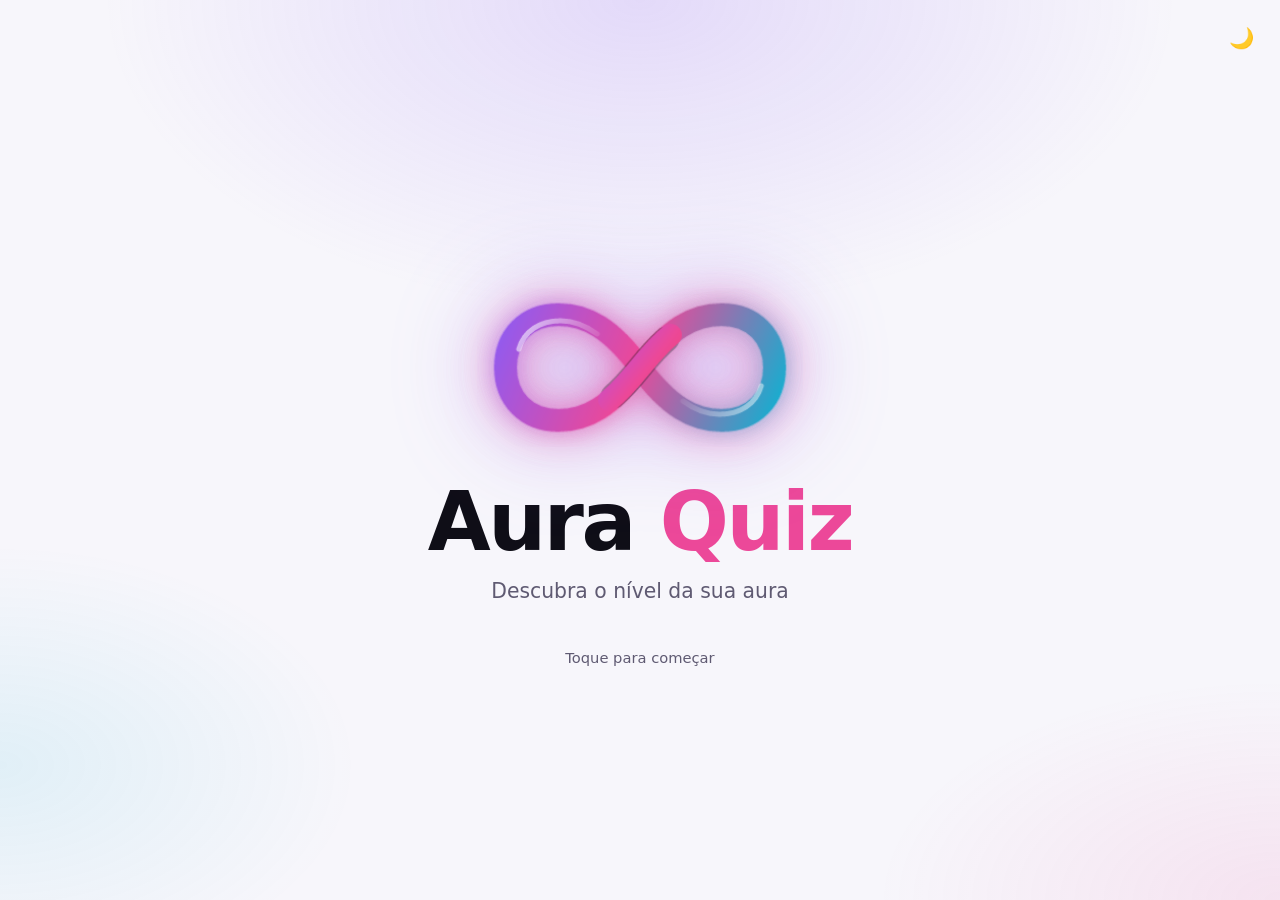
<file: index.html>
<!doctype html>
<html lang="pt-BR">
  <head>
    <meta charset="utf-8" />
    <meta name="viewport" content="width=device-width, initial-scale=1, viewport-fit=cover" />
    <title>Aura Quiz</title>
    <meta name="description" content="Responda 10 perguntas + 1 bônus e descubra o nível da sua aura!" />

    <!-- Cor da barra do navegador no celular -->
    <meta name="theme-color" content="#f7f6fb" media="(prefers-color-scheme: light)" />
    <meta name="theme-color" content="#0f0e17" media="(prefers-color-scheme: dark)" />

    <!-- PWA: permite instalar o app na tela inicial -->
    <link rel="manifest" href="manifest.webmanifest" />
    <link rel="icon" href="assets/icons/favicon-64.png" type="image/png" />
    <link rel="preload" href="assets/brand/simbolo.png" as="image" />
    <link rel="apple-touch-icon" href="assets/icons/icon-180.png" />
    <meta name="apple-mobile-web-app-capable" content="yes" />
    <meta name="apple-mobile-web-app-title" content="Aura Quiz" />

    <!-- Design system: tokens → base → componentes -->
    <link rel="stylesheet" href="src/styles/tokens.css" />
    <link rel="stylesheet" href="src/styles/base.css" />
    <link rel="stylesheet" href="src/styles/components.css" />

    <script type="module" src="src/main.js"></script>
  </head>
  <body>
    <main id="app">
      <noscript>
        <p>O Aura Quiz precisa do JavaScript ligado para funcionar.</p>
      </noscript>
    </main>

    <!-- Se o arquivo for aberto direto (dois cliques no index.html), avisa como abrir certo. -->
    <script>
      if (location.protocol === 'file:') {
        document.getElementById('app').innerHTML =
          '<div class="card pilha" style="max-width:34rem">' +
          '<h2 class="card__titulo">Quase lá! 🚀</h2>' +
          '<p class="texto-suave">Navegadores bloqueiam apps abertos direto do arquivo. ' +
          'Feche esta aba e dê dois cliques em <strong>iniciar.bat</strong>, na pasta do projeto.</p>' +
          '</div>';
      }
    </script>
  </body>
</html>
</file>
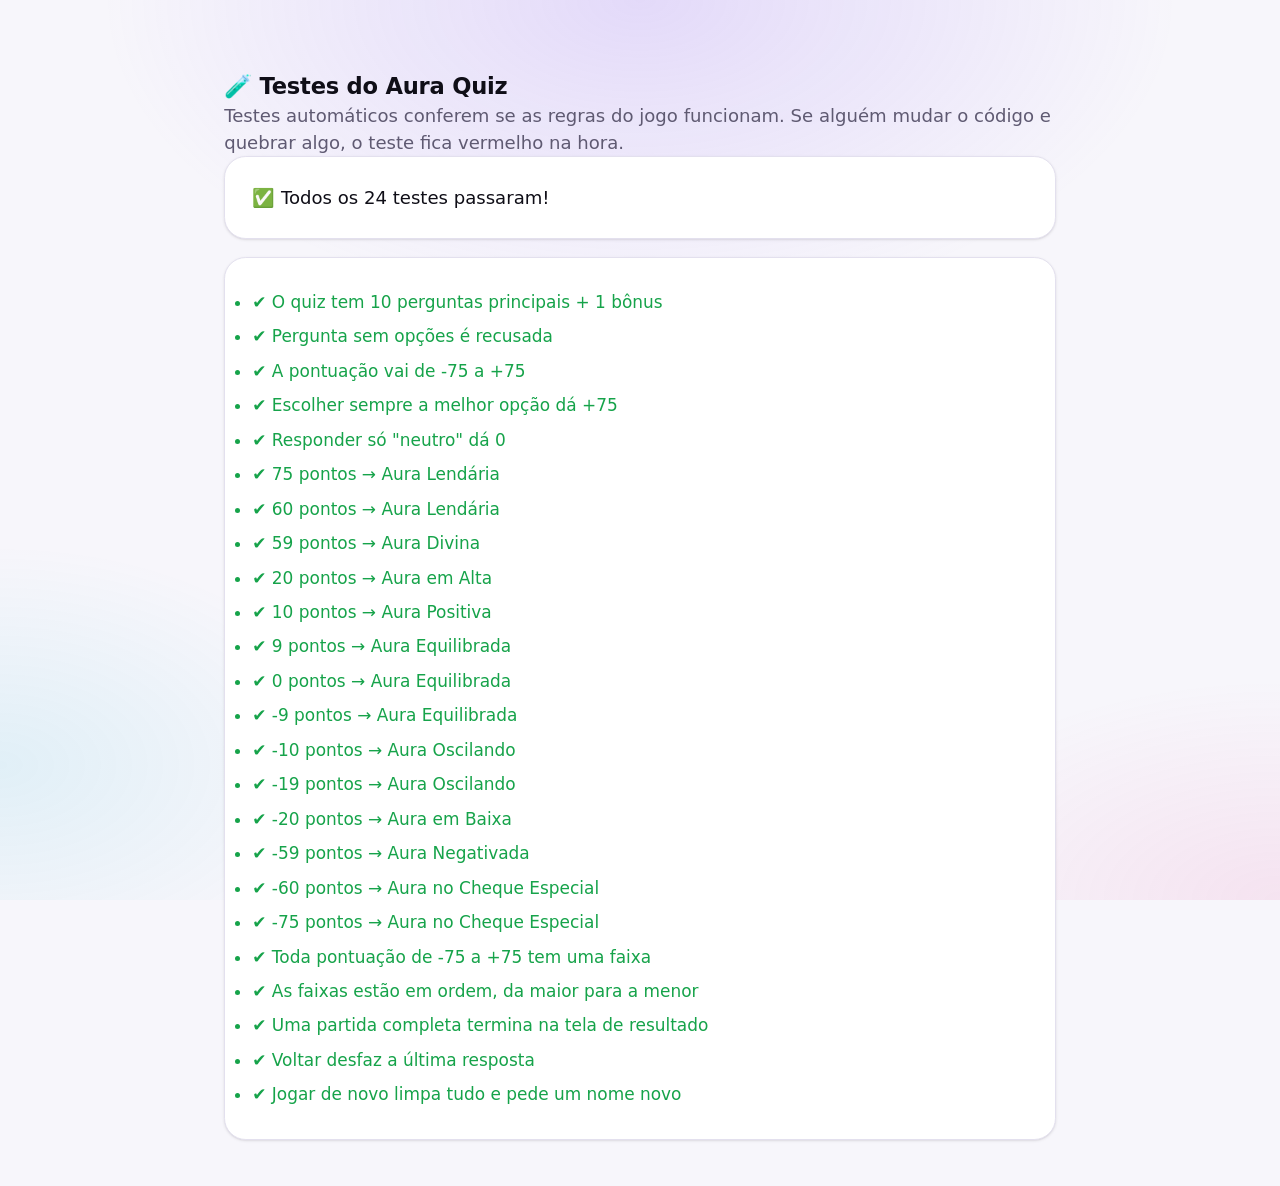
<file: testes/index.html>
<!doctype html>
<html lang="pt-BR">
  <head>
    <meta charset="utf-8" />
    <meta name="viewport" content="width=device-width, initial-scale=1" />
    <title>Testes do Aura Quiz</title>
    <link rel="stylesheet" href="../src/styles/tokens.css" />
    <link rel="stylesheet" href="../src/styles/base.css" />
    <link rel="stylesheet" href="../src/styles/components.css" />
    <style>
      #app { display: block; max-width: 48rem; margin: 0 auto; }
      li { padding: 0.25rem 0; font-size: 0.9375rem; }
      .ok { color: #16a34a; }
      .erro { color: #dc2626; font-weight: 600; }
    </style>
  </head>
  <body>
    <main id="app" class="pilha">
      <h1 class="card__titulo">🧪 Testes do Aura Quiz</h1>
      <p class="texto-suave">
        Testes automáticos conferem se as regras do jogo funcionam. Se alguém mudar o código e quebrar algo,
        o teste fica vermelho na hora.
      </p>
      <p id="resumo" class="card"></p>
      <ul id="lista" class="card"></ul>
    </main>
    <script type="module" src="./testes.js"></script>
  </body>
</html>
</file>
<file: src/styles/tokens.css>
/**
 * DESIGN TOKENS
 * -------------
 * Tokens são as "decisões de design" guardadas em variáveis:
 * cores, cantos, sombras, fontes...
 * Os componentes NUNCA usam cores soltas: sempre usam um token.
 * Assim, para mudar o visual do app inteiro, basta mudar aqui.
 *
 * Os nomes seguem o padrão do shadcn/ui; os valores vêm da
 * Identidade Visual do Aura Quiz:
 *
 *   Roxo Aura      #8B5CF6  → cor principal
 *   Rosa Elétrico  #EC4899  → destaque / divertido
 *   Azul Cósmico   #06B6D4  → secundária
 *   Gradiente Aura (infinito): roxo → rosa → azul
 *   Fundo #0F0E17 · Card #1E1B29 · Texto #FFFFFF
 */

:root {
  /* ---------- Cores da marca (iguais nos dois temas) ---------- */
  --roxo-aura: #8b5cf6;
  --rosa-eletrico: #ec4899;
  --azul-cosmico: #06b6d4;

  --gradiente-aura: linear-gradient(90deg, var(--roxo-aura), var(--rosa-eletrico) 55%, var(--azul-cosmico));
  /* Versão do botão principal: só roxo → rosa, como no guia */
  --gradiente-botao: linear-gradient(90deg, var(--roxo-aura), var(--rosa-eletrico));

  /* Cor de identidade do Aura Quiz (o "brilho") */
  --aura: var(--roxo-aura);
  --destaque: var(--rosa-eletrico);
  --aura-intensidade: 18%;

  /* ---------- Tema claro ---------- */
  color-scheme: light;
  --background: #f7f6fb;
  --foreground: #0f0e17;
  --card: #ffffff;
  --card-foreground: #0f0e17;
  --primary: var(--roxo-aura);
  --primary-foreground: #ffffff;
  --secondary: var(--azul-cosmico);
  --secondary-foreground: #ffffff;
  --muted: #efedf6;
  --muted-foreground: #5f5a72;
  --accent: #f1ecfe;
  --accent-foreground: #0f0e17;
  --border: #e3e0ee;
  --input: color-mix(in srgb, var(--roxo-aura) 45%, #e3e0ee);
  --ring: var(--roxo-aura);

  /* Formas: mais arredondado que o shadcn padrão, como no guia */
  --radius: 0.875rem;
  --radius-sm: calc(var(--radius) - 6px);
  --radius-md: calc(var(--radius) - 2px);
  --radius-lg: var(--radius);
  --radius-xl: calc(var(--radius) + 6px);

  /* Sombras */
  --shadow-xs: 0 1px 2px 0 rgb(15 14 23 / 0.06);
  --shadow-sm: 0 1px 3px 0 rgb(15 14 23 / 0.1), 0 1px 2px -1px rgb(15 14 23 / 0.1);
  /* Brilho neon dos elementos da marca */
  --brilho: 0 0.5rem 1.75rem -0.5rem color-mix(in srgb, var(--rosa-eletrico) 55%, transparent),
    0 0.25rem 1.25rem -0.25rem color-mix(in srgb, var(--roxo-aura) 55%, transparent);

  /* Tipografia */
  --font-sans: ui-sans-serif, system-ui, -apple-system, 'Segoe UI', Roboto, 'Helvetica Neue', Arial,
    sans-serif, 'Apple Color Emoji', 'Segoe UI Emoji';

  /* Movimento */
  --transicao: 150ms cubic-bezier(0.4, 0, 0.2, 1);
}

/* ---------- Tema escuro (o visual principal da marca) ---------- */
/* Segue o aparelho, a não ser que a pessoa escolha "claro" */
@media (prefers-color-scheme: dark) {
  :root:not([data-theme='light']) {
    color-scheme: dark;
    --background: #0f0e17;
    --foreground: #ffffff;
    --card: #1e1b29;
    --card-foreground: #ffffff;
    --muted: #2a2638;
    --muted-foreground: #a9a3bd;
    --accent: #2a2638;
    --accent-foreground: #ffffff;
    --border: rgb(255 255 255 / 0.08);
    --input: color-mix(in srgb, var(--roxo-aura) 70%, transparent);
    --aura-intensidade: 28%;
  }
}

/* Tema escuro escolhido manualmente pelo botão */
:root[data-theme='dark'] {
  color-scheme: dark;
  --background: #0f0e17;
  --foreground: #ffffff;
  --card: #1e1b29;
  --card-foreground: #ffffff;
  --muted: #2a2638;
  --muted-foreground: #a9a3bd;
  --accent: #2a2638;
  --accent-foreground: #ffffff;
  --border: rgb(255 255 255 / 0.08);
  --input: color-mix(in srgb, var(--roxo-aura) 70%, transparent);
  --aura-intensidade: 28%;
}
</file>
<file: src/styles/base.css>
/**
 * BASE
 * ----
 * Regras gerais da página: fundo, fonte, layout e responsividade.
 * Pensado primeiro para celular e crescendo até telões e projetores.
 */

*,
*::before,
*::after {
  box-sizing: border-box;
}

html {
  /* A fonte cresce junto com a tela: 16px no celular até 24px num telão */
  font-size: clamp(100%, 0.35vw + 0.85rem, 150%);
  -webkit-text-size-adjust: 100%;
  -webkit-tap-highlight-color: transparent;
}

body {
  margin: 0;
  min-height: 100vh;
  min-height: 100dvh;
  background-color: var(--background);
  color: var(--foreground);
  font-family: var(--font-sans);
  line-height: 1.5;
  -webkit-font-smoothing: antialiased;
  overflow-x: hidden;
}

/* Brilho de aura no fundo da página */
body::before {
  content: '';
  position: fixed;
  inset: 0;
  z-index: -1;
  pointer-events: none;
  background: radial-gradient(
      60% 50% at 50% 0%,
      color-mix(in oklch, var(--cor-fundo, var(--aura)) var(--aura-intensidade), transparent),
      transparent 70%
    ),
    radial-gradient(
      45% 35% at 100% 100%,
      color-mix(in oklch, var(--cor-fundo, var(--rosa-eletrico)) calc(var(--aura-intensidade) * 0.6), transparent),
      transparent 70%
    ),
    radial-gradient(
      40% 35% at 0% 85%,
      color-mix(in oklch, var(--cor-fundo, var(--azul-cosmico)) calc(var(--aura-intensidade) * 0.5), transparent),
      transparent 70%
    );
  transition: background var(--transicao);
}

h1,
h2,
p {
  margin: 0;
}

button,
input {
  font: inherit;
  color: inherit;
}

/* Área principal: centraliza a tela atual */
#app {
  min-height: 100vh;
  min-height: 100dvh;
  display: grid;
  place-items: center;
  padding: 4rem max(1rem, env(safe-area-inset-right)) max(1.5rem, env(safe-area-inset-bottom))
    max(1rem, env(safe-area-inset-left));
}

.tela {
  width: 100%;
  max-width: 34rem;
  animation: entrar 350ms ease-out both;
}

@keyframes entrar {
  from {
    opacity: 0;
    transform: translateY(0.75rem);
  }
}

/* ---------- Utilitários de layout ---------- */

.pilha {
  display: flex;
  flex-direction: column;
  gap: 1.25rem;
}

.pilha--curta {
  gap: 0.5rem;
}

.linha {
  display: flex;
  align-items: center;
  justify-content: space-between;
  gap: 0.75rem;
}

.centro {
  text-align: center;
  align-items: center;
}

.texto-suave {
  color: var(--muted-foreground);
}

.texto-pequeno {
  font-size: 0.875rem;
}

/* Esconde da tela, mas leitores de tela continuam lendo */
.sr-only {
  position: absolute;
  width: 1px;
  height: 1px;
  padding: 0;
  margin: -1px;
  overflow: hidden;
  clip: rect(0, 0, 0, 0);
  white-space: nowrap;
  border: 0;
}

/* Foco programático (troca de tela) não precisa de contorno */
[tabindex='-1']:focus {
  outline: none;
}

/* ---------- Telas baixinhas (celular deitado) ---------- */
@media (max-height: 30rem) and (orientation: landscape) {
  #app {
    place-items: start center;
    padding-top: 3.25rem;
  }

  .pilha {
    gap: 0.875rem;
  }
}

/* ---------- Para quem prefere menos movimento ---------- */
@media (prefers-reduced-motion: reduce) {
  *,
  *::before,
  *::after {
    animation-duration: 0.01ms !important;
    animation-iteration-count: 1 !important;
    transition-duration: 0.01ms !important;
  }
}
</file>
<file: src/styles/components.css>
/**
 * COMPONENTES
 * -----------
 * Peças visuais reutilizáveis, no estilo shadcn/ui:
 * Button, Card, Input, Label, Progress e Badge.
 * Depois, os estilos específicos de cada tela.
 */

/* ================= Button ================= */
.btn {
  display: inline-flex;
  align-items: center;
  justify-content: center;
  gap: 0.5rem;
  min-height: 2.5rem;
  padding: 0.5rem 1rem;
  border: 1px solid transparent;
  border-radius: var(--radius-md);
  /* Botão principal: Gradiente Aura (roxo → rosa) com brilho neon */
  background: var(--gradiente-botao);
  color: var(--primary-foreground);
  font-size: 0.875rem;
  font-weight: 600;
  line-height: 1.25;
  cursor: pointer;
  user-select: none;
  touch-action: manipulation;
  box-shadow: var(--brilho);
  transition: background-color var(--transicao), border-color var(--transicao), box-shadow var(--transicao),
    transform var(--transicao), opacity var(--transicao), filter var(--transicao);
}

.btn:hover {
  filter: brightness(1.08);
}

.btn:active {
  transform: scale(0.98);
}

.btn:focus-visible {
  outline: 2px solid var(--ring);
  outline-offset: 3px;
}

.btn:disabled {
  opacity: 0.45;
  cursor: not-allowed;
  transform: none;
  filter: none;
  box-shadow: none;
}

/* Contorno com borda em gradiente (roxo → rosa), como as opções do guia.
   Truque: o fundo de dentro pinta só até a borda; o gradiente aparece só na borda. */
.btn--outline {
  --fundo-btn: var(--background);
  border: 1.5px solid transparent;
  background: linear-gradient(var(--fundo-btn), var(--fundo-btn)) padding-box, var(--gradiente-botao) border-box;
  color: var(--foreground);
  box-shadow: none;
}

.card .btn--outline {
  --fundo-btn: var(--card);
}

.btn--outline:hover {
  --fundo-btn: var(--accent);
  filter: none;
}

.btn--ghost {
  background: transparent;
  color: var(--foreground);
  box-shadow: none;
}

.btn--ghost:hover {
  background: var(--accent);
  filter: none;
}

.btn--lg {
  /* 48px ou mais: confortável para tocar com o dedo */
  min-height: 3rem;
  padding: 0.75rem 1.5rem;
  font-size: 1rem;
  border-radius: var(--radius-lg);
}

.btn--bloco {
  width: 100%;
}

.btn--icone {
  width: 2.75rem;
  min-height: 2.75rem;
  padding: 0;
  font-size: 1.125rem;
}

/* ================= Card ================= */
.card {
  padding: 1.5rem;
  border: 1px solid var(--border);
  border-radius: var(--radius-xl);
  background-color: var(--card);
  color: var(--card-foreground);
  box-shadow: var(--shadow-sm);
}

.card__titulo {
  font-size: 1.25rem;
  font-weight: 600;
  line-height: 1.3;
  letter-spacing: -0.01em;
}

/* ================= Input + Label ================= */
.rotulo {
  font-size: 0.875rem;
  font-weight: 500;
}

.input {
  width: 100%;
  min-height: 3rem;
  padding: 0.5rem 0.875rem;
  border: 1.5px solid var(--input);
  border-radius: var(--radius-md);
  background-color: var(--background);
  font-size: 1rem; /* 16px ou mais evita o zoom automático no iPhone */
  transition: border-color var(--transicao), box-shadow var(--transicao);
}

.input::placeholder {
  color: var(--muted-foreground);
}

/* Ao digitar, o campo acende com o brilho roxo da aura */
.input:focus-visible {
  outline: none;
  border-color: var(--roxo-aura);
  box-shadow: 0 0 0 3px color-mix(in srgb, var(--roxo-aura) 35%, transparent),
    0 0 1.5rem color-mix(in srgb, var(--roxo-aura) 45%, transparent);
}

/* ================= Progress ================= */
.progresso {
  height: 0.5rem;
  overflow: hidden;
  border-radius: 999px;
  background-color: var(--muted);
}

.progresso__barra {
  height: 100%;
  border-radius: inherit;
  background: var(--gradiente-aura);
  box-shadow: 0 0 0.75rem color-mix(in srgb, var(--rosa-eletrico) 50%, transparent);
  transition: width 400ms ease-out;
}

/* ================= Badge ================= */
.badge {
  display: inline-flex;
  align-items: center;
  gap: 0.25rem;
  padding: 0.125rem 0.625rem;
  border: 1px solid transparent;
  border-radius: var(--radius-md);
  background-color: var(--primary);
  color: var(--primary-foreground);
  font-size: 0.75rem;
  font-weight: 600;
  white-space: nowrap;
}

/* Rosa Elétrico = destaque / divertido */
.badge--bonus {
  background-color: var(--destaque);
  color: #ffffff;
  box-shadow: 0 0 1rem color-mix(in srgb, var(--destaque) 55%, transparent);
}

/* ================= Botão de tema ================= */
.botao-tema {
  position: fixed;
  top: max(0.75rem, env(safe-area-inset-top));
  right: max(0.75rem, env(safe-area-inset-right));
  z-index: 10;
}

/* =====================================================
   ESTILOS DE CADA TELA
   ===================================================== */

/* ---------- Abertura ---------- */
.splash {
  display: flex;
  flex-direction: column;
  align-items: center;
  gap: 0.75rem;
  padding: 2rem 1rem;
  border: 0;
  border-radius: var(--radius-xl);
  background: none;
  cursor: pointer;
  text-align: center;
}

/* A abertura ocupa a tela inteira e recebe o foco sozinha: não precisa de contorno */
.splash:focus {
  outline: none;
}

/* Símbolo do infinito da marca, pulsando com brilho neon */
.simbolo {
  width: clamp(10rem, 48vmin, 18rem);
  height: auto;
  margin-bottom: 0.5rem;
  filter: drop-shadow(0 0 1.25rem color-mix(in srgb, var(--rosa-eletrico) 55%, transparent))
    drop-shadow(0 0 2.5rem color-mix(in srgb, var(--roxo-aura) 45%, transparent));
  animation: pulsar 2.4s ease-in-out infinite;
}

@keyframes pulsar {
  50% {
    transform: scale(1.05);
    filter: drop-shadow(0 0 1.75rem color-mix(in srgb, var(--rosa-eletrico) 70%, transparent))
      drop-shadow(0 0 3.5rem color-mix(in srgb, var(--azul-cosmico) 45%, transparent));
  }
}

/* Logotipo: "Aura" na cor do texto + "Quiz" em Rosa Elétrico */
.splash__titulo {
  font-size: clamp(2.75rem, 11vw, 4.5rem);
  font-weight: 900;
  line-height: 1;
  letter-spacing: -0.03em;
}

.marca__quiz {
  color: var(--rosa-eletrico);
}

.splash__subtitulo {
  font-size: 1.125rem;
  color: var(--muted-foreground);
}

.splash__dica {
  margin-top: 1.5rem;
  font-size: 0.8125rem;
  color: var(--muted-foreground);
  animation: piscar 1.6s ease-in-out infinite;
}

@keyframes piscar {
  50% {
    opacity: 0.35;
  }
}

/* ---------- Pergunta ---------- */
.pergunta__texto {
  font-size: clamp(1.25rem, 4.5vw, 1.625rem);
  font-weight: 700;
  line-height: 1.25;
  letter-spacing: -0.02em;
  text-wrap: balance;
}

.opcoes {
  display: grid;
  gap: 0.75rem;
}

.opcao {
  justify-content: flex-start;
  width: 100%;
  text-align: left;
  white-space: normal;
}

/* Cada número de opção ganha uma cor da marca: 1 azul, 2 roxo, 3 rosa */
.opcao {
  --cor-tecla: var(--roxo-aura);
}

.opcao:nth-child(3n + 1) {
  --cor-tecla: var(--azul-cosmico);
}

.opcao:nth-child(3n) {
  --cor-tecla: var(--rosa-eletrico);
}

.opcao__tecla {
  display: inline-grid;
  place-items: center;
  flex-shrink: 0;
  width: 2rem;
  height: 2rem;
  border-radius: var(--radius-sm);
  background-color: color-mix(in srgb, var(--cor-tecla) 18%, transparent);
  /* No tema claro, escurece um pouco a cor do número para dar contraste */
  color: color-mix(in srgb, var(--cor-tecla) 75%, var(--foreground));
  font-family: inherit;
  font-size: 1rem;
  font-weight: 700;
}

.opcao[aria-disabled='true'] {
  pointer-events: none;
}

/* Opção escolhida: acende com o gradiente da marca */
.opcao--escolhida {
  border-color: transparent;
  background: var(--gradiente-botao);
  color: #ffffff;
  box-shadow: var(--brilho);
  transform: scale(0.98);
}

.opcao--escolhida .opcao__tecla {
  background-color: rgb(255 255 255 / 0.22);
  color: #ffffff;
}

.voltar {
  align-self: flex-start;
}

/* Pergunta bônus: o card ganha o brilho rosa + roxo */
.tela--bonus .card {
  border-color: color-mix(in srgb, var(--destaque) 60%, transparent);
  box-shadow: 0 0 0 1px color-mix(in srgb, var(--destaque) 40%, transparent),
    0 0 2.5rem color-mix(in srgb, var(--destaque) 30%, transparent),
    0 0 4rem color-mix(in srgb, var(--roxo-aura) 25%, transparent);
}

/* Celular deitado: opções lado a lado para caber na tela */
@media (max-height: 30rem) and (orientation: landscape) {
  .opcoes {
    grid-auto-flow: column;
    grid-auto-columns: 1fr;
  }
}

/* ---------- Resultado ---------- */
.card--resultado {
  border-color: color-mix(in oklch, var(--cor-faixa) 55%, var(--border));
  box-shadow: 0 0 0 1px color-mix(in oklch, var(--cor-faixa) 35%, transparent),
    0 0 3.5rem color-mix(in oklch, var(--cor-faixa) 40%, transparent);
  animation: brilhar 3s ease-in-out infinite;
}

@keyframes brilhar {
  50% {
    box-shadow: 0 0 0 1px color-mix(in oklch, var(--cor-faixa) 50%, transparent),
      0 0 5rem color-mix(in oklch, var(--cor-faixa) 60%, transparent);
  }
}

.resultado__pontos {
  font-size: clamp(3.5rem, 16vw, 6rem);
  font-weight: 800;
  line-height: 1;
  letter-spacing: -0.04em;
  font-variant-numeric: tabular-nums;
  color: var(--cor-faixa);
}

.resultado__emoji {
  font-size: 2.5rem;
  line-height: 1;
}

.resultado__titulo {
  font-size: clamp(1.5rem, 5.5vw, 2rem);
  font-weight: 800;
  line-height: 1.15;
  letter-spacing: -0.02em;
}

.resultado__mensagem {
  max-width: 28rem;
  font-size: 1.0625rem;
  color: var(--muted-foreground);
  text-wrap: pretty;
}

.medidor {
  width: 100%;
  padding-top: 0.5rem;
}

.medidor__trilho {
  position: relative;
  height: 0.5rem;
  border-radius: 999px;
  background: linear-gradient(90deg, #b91c1c, #f97316, #a1a1aa, #8b5cf6, #22c55e, #f59e0b);
}

.medidor__marcador {
  position: absolute;
  top: 50%;
  width: 1.25rem;
  height: 1.25rem;
  border: 3px solid var(--card);
  border-radius: 50%;
  background-color: var(--cor-faixa);
  box-shadow: var(--shadow-sm);
  transform: translate(-50%, -50%);
}

.medidor__legenda {
  display: flex;
  justify-content: space-between;
  margin-top: 0.5rem;
  font-size: 0.75rem;
  color: var(--muted-foreground);
  font-variant-numeric: tabular-nums;
}

.acoes {
  display: grid;
  gap: 0.75rem;
}

@media (min-width: 30rem) {
  .acoes {
    grid-template-columns: 1fr 1fr;
  }
}
</file>
